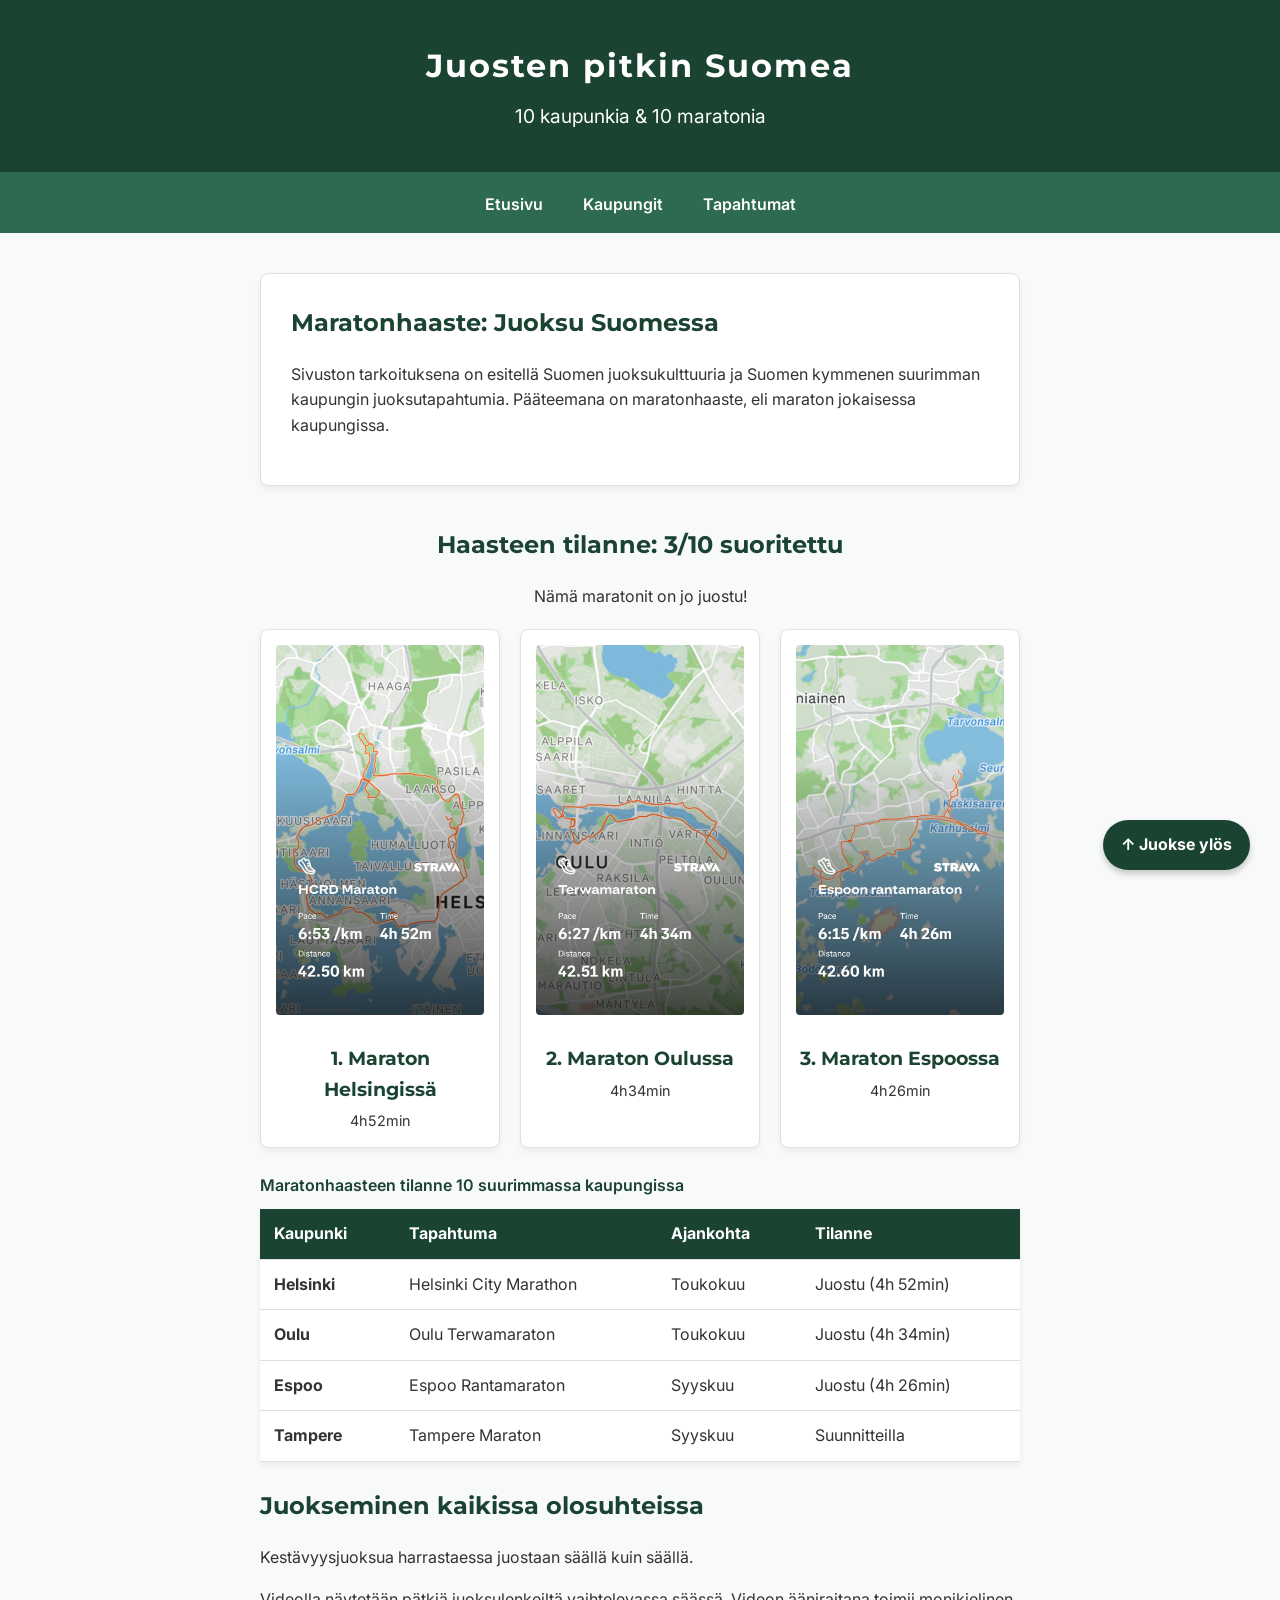
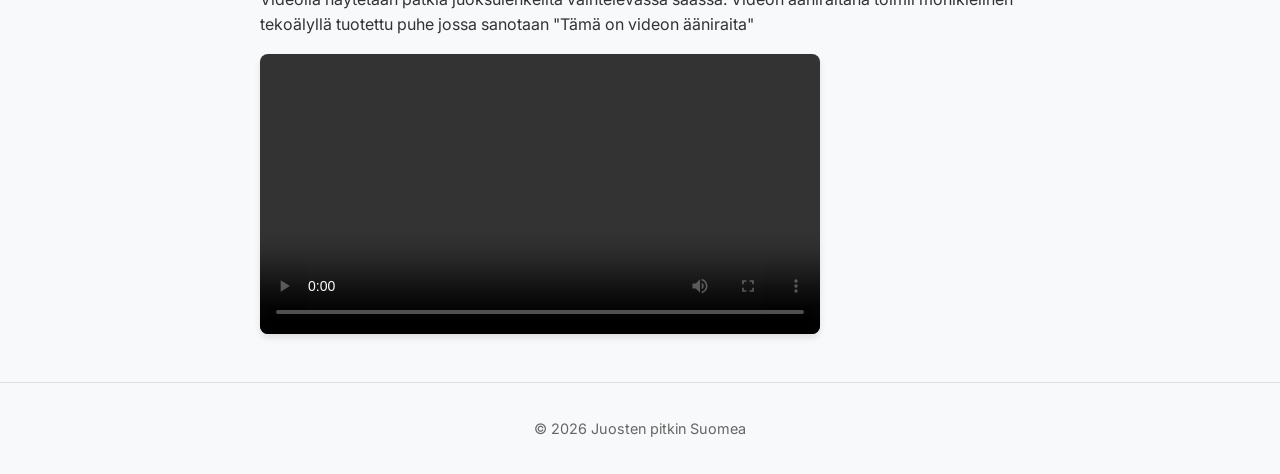
<file: index.html>
<!DOCTYPE html>
<html lang="fi">
<head>
    <meta charset="UTF-8">
    <meta name="viewport" content="width=device-width, initial-scale=1.0">
    <title>Juosten pitkin Suomea - suunnitelma</title>
    <!-- Google Fonts: Otsikoihin Montserrat, leipätekstiin Inter -->
    <link rel="preconnect" href="https://fonts.googleapis.com">
    <link rel="preconnect" href="https://fonts.gstatic.com" crossorigin>
    <link href="https://fonts.googleapis.com/css2?family=Inter:wght@400;600&family=Montserrat:wght@700&display=swap" rel="stylesheet">
    <!-- Ulkoinen CSS -->
    <link rel="stylesheet" href="css/style.css">
    <link rel="icon" href="data:image/svg+xml,%3Csvg%20xmlns='http://www.w3.org/2000/svg'%20viewBox='0%200%20100%20100'%3E%3Ctext%20y='.9em'%20font-size='90'%3E%F0%9F%8F%83%E2%80%8D%E2%99%80%EF%B8%8F%3C/text%3E%3C/svg%3E">
</head>
<body>
    
    <header>
    <h1>Juosten pitkin Suomea</h1>
    
    <p>10 kaupunkia & 10 maratonia</p>
    </header>

    <nav>
        <ul>
            <li><a href="index.html">Etusivu</a></li>
            <li><a href="kaupungit.html">Kaupungit</a></li>
            <li><a href="tapahtumat.html">Tapahtumat</a></li>
        </ul>
    </nav>

    <main>
        <section class="sisalto-kortti">
            <h2>Maratonhaaste: Juoksu Suomessa</h2>
            <p>Sivuston tarkoituksena on esitellä Suomen juoksukulttuuria ja Suomen kymmenen suurimman kaupungin juoksutapahtumia. Pääteemana on maratonhaaste, eli maraton jokaisessa kaupungissa.</p>
        </section>
        
        <section class="tilanne-osio">
            <h2>Haasteen tilanne: 3/10 suoritettu</h2>
            <p>Nämä maratonit on jo juostu!</p>

            <div class="strava-grid">
                <div class="strava-kortti">
                    <img src="images/hki.jpg" alt="Strava-kartta 1. maratonista Helsingissä" width="300" height="300">
                    <h3>1. Maraton Helsingissä</h3>
                    <p>4h52min</p>
                </div>
                
                <div class="strava-kortti">
                    <img src="images/terwa.jpg" alt="Strava-kartta 2. maratonista Oulussa" width="300" height="300">
                    <h3>2. Maraton Oulussa</h3>
                    <p>4h34min</p>
                </div>
                
                <div class="strava-kortti">
                    <img src="images/ranta.jpg" alt="Strava-kartta 3. maratonista Espoossa" width="300" height="300">
                    <h3>3. Maraton Espoossa</h3>
                    <p>4h26min</p>
                </div>
            </div>
        </section>

        <table class="haaste-taulukko">
    <caption>Maratonhaasteen tilanne 10 suurimmassa kaupungissa</caption>
    <thead>
        <tr>
            <th scope="col">Kaupunki</th>
            <th scope="col">Tapahtuma</th>
            <th scope="col">Ajankohta</th>
            <th scope="col">Tilanne</th>
        </tr>
    </thead>
    <tbody>
        <tr>
            <th scope="row">Helsinki</th>
            <td>Helsinki City Marathon</td>
            <td>Toukokuu</td>
            <td>Juostu (4h 52min)</td>
        </tr>
        <tr>
            <th scope="row">Oulu</th>
            <td>Oulu Terwamaraton</td>
            <td>Toukokuu</td>
            <td>Juostu (4h 34min)</td>
        </tr>
        <tr>
            <th scope="row">Espoo</th>
            <td>Espoo Rantamaraton</td>
            <td>Syyskuu</td>
            <td>Juostu (4h 26min)</td>
        </tr>
        <tr>
            <th scope="row">Tampere</th>
            <td>Tampere Maraton</td>
            <td>Syyskuu</td>
            <td>Suunnitteilla</td>
        </tr>
    </tbody>
</table>

        <section class="video-container">
    <h2>Juokseminen kaikissa olosuhteissa</h2>
    <p>Kestävyysjuoksua harrastaessa juostaan säällä kuin säällä.</p>
    <p class="kuvaus-teksti">Videolla näytetään pätkiä juoksulenkeiltä vaihtelevassa säässä. Videon ääniraitana toimii monikielinen tekoälyllä tuotettu puhe jossa sanotaan "Tämä on videon ääniraita"<div class=""></div>
    
    <video controls>
        <source src="images/juoksuvideo.mp4" type="video/mp4">
        Selaimesi ei tue videon toistoa.
    </video>
</section>
    </main>

    <a href="#" class="takaisin-ylos">&uarr; Juokse ylös</a>

    <footer>
        <p>© 2026 Juosten pitkin Suomea</p>
    </footer>
</body>
</html>
</file>
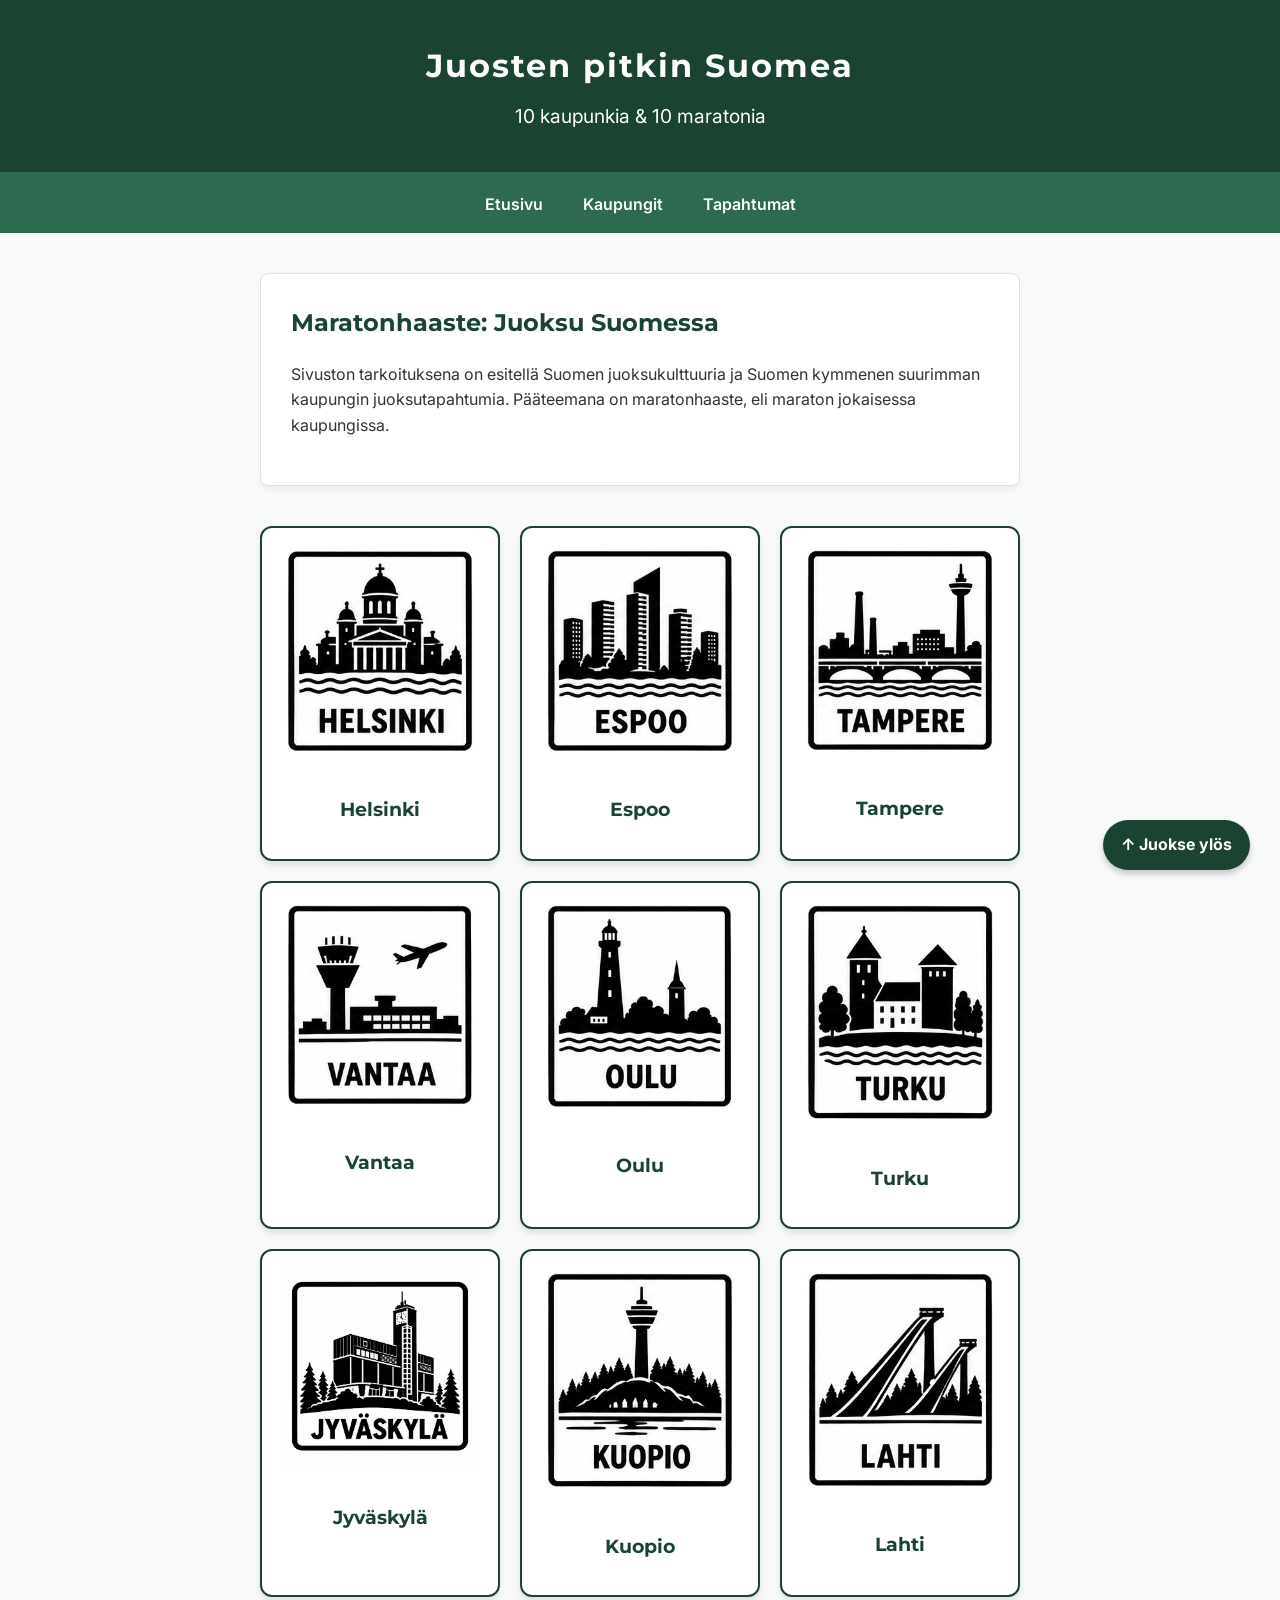
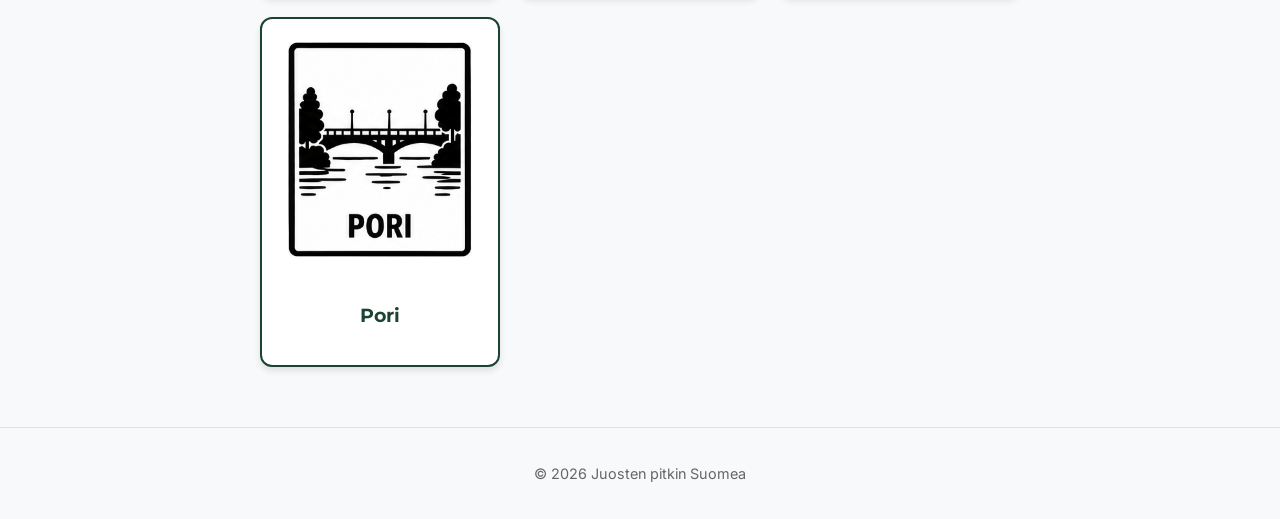
<file: kaupungit.html>
<!DOCTYPE html>
<html lang="fi">
<head>
    <meta charset="UTF-8">
    <meta name="viewport" content="width=device-width, initial-scale=1.0">
    <title>Juosten pitkin Suomea - suunnitelma</title>
    <!-- Google Fonts: Otsikoihin Montserrat, leipätekstiin Inter -->
    <link rel="preconnect" href="https://fonts.googleapis.com">
    <link rel="preconnect" href="https://fonts.gstatic.com" crossorigin>
    <link href="https://fonts.googleapis.com/css2?family=Inter:wght@400;600&family=Montserrat:wght@700&display=swap" rel="stylesheet">
    <!-- Ulkoinen CSS -->
    <link rel="stylesheet" href="css/style.css">
    <link rel="icon" href="data:image/svg+xml,%3Csvg%20xmlns='http://www.w3.org/2000/svg'%20viewBox='0%200%20100%20100'%3E%3Ctext%20y='.9em'%20font-size='90'%3E%F0%9F%8F%83%E2%80%8D%E2%99%80%EF%B8%8F%3C/text%3E%3C/svg%3E">
</head>
<body>
    
    <header>
    <h1>Juosten pitkin Suomea</h1>
    
    <p>10 kaupunkia & 10 maratonia</p>
    </header>

    <nav>
        <ul>
            <li><a href="index.html">Etusivu</a></li>
            <li><a href="kaupungit.html">Kaupungit</a></li>
            <li><a href="tapahtumat.html">Tapahtumat</a></li>
        </ul>
    </nav>

    <main>
        <section class="sisalto-kortti">
            <h2>Maratonhaaste: Juoksu Suomessa</h2>
            <p>Sivuston tarkoituksena on esitellä Suomen juoksukulttuuria ja 
        Suomen kymmenen suurimman kaupungin juoksutapahtumia. Pääteemana on maratonhaaste, eli maraton jokaisessa kaupungissa. </p>
        </section>

        <section class="kaupunki-grid">
    <a href="tapahtumat.html#helsinki" class="kaupunki-kortti">
        <img src="images/helsinki.png" alt="Helsingin siluetti" width="200" height="200">
        <h3>Helsinki</h3>
    </a>
    <a href="tapahtumat.html#espoo" class="kaupunki-kortti">
        <img src="images/espoo.png" alt="Espoon siluetti" width="200" height="200">
        <h3>Espoo</h3>
    </a>
    <a href="tapahtumat.html#tampere" class="kaupunki-kortti">
        <img src="images/tampere.png" alt="Tampereen siluetti" width="200" height="200">
        <h3>Tampere</h3>
    </a>
    <a href="tapahtumat.html#vantaa" class="kaupunki-kortti">
        <img src="images/vantaa.png" alt="Vantaan siluetti" width="200" height="200">
        <h3>Vantaa</h3>
    </a>
    <a href="tapahtumat.html#oulu" class="kaupunki-kortti">
        <img src="images/oulu.png" alt="Oulun siluetti" width="200" height="200">
        <h3>Oulu</h3>
    </a>
    <a href="tapahtumat.html#turku" class="kaupunki-kortti">
        <img src="images/turku.png" alt="Turun siluetti" width="200" height="200">
        <h3>Turku</h3>
    </a>
    <a href="tapahtumat.html#jyvaskyla" class="kaupunki-kortti">
        <img src="images/jyvaskyla.png" alt="Jyväskylän siluetti" width="200" height="200">
        <h3>Jyväskylä</h3>
    </a>
    <a href="tapahtumat.html#kuopio" class="kaupunki-kortti">
        <img src="images/kuopio.png" alt="Kuopion siluetti" width="200" height="200">
        <h3>Kuopio</h3>
    </a>
    <a href="tapahtumat.html#lahti" class="kaupunki-kortti">
        <img src="images/lahti.png" alt="Lahden siluetti" width="200" height="200">
        <h3>Lahti</h3>
    </a>
    <a href="tapahtumat.html#pori" class="kaupunki-kortti">
        <img src="images/pori.png" alt="Porin siluetti" width="200" height="200">
        <h3>Pori</h3>
    </a>

</section>

    </main>
    <a href="#" class="takaisin-ylos">&uarr; Juokse ylös</a>

    <footer>
        <p>© 2026 Juosten pitkin Suomea</p>
    </footer>
</body>
</html>
</file>
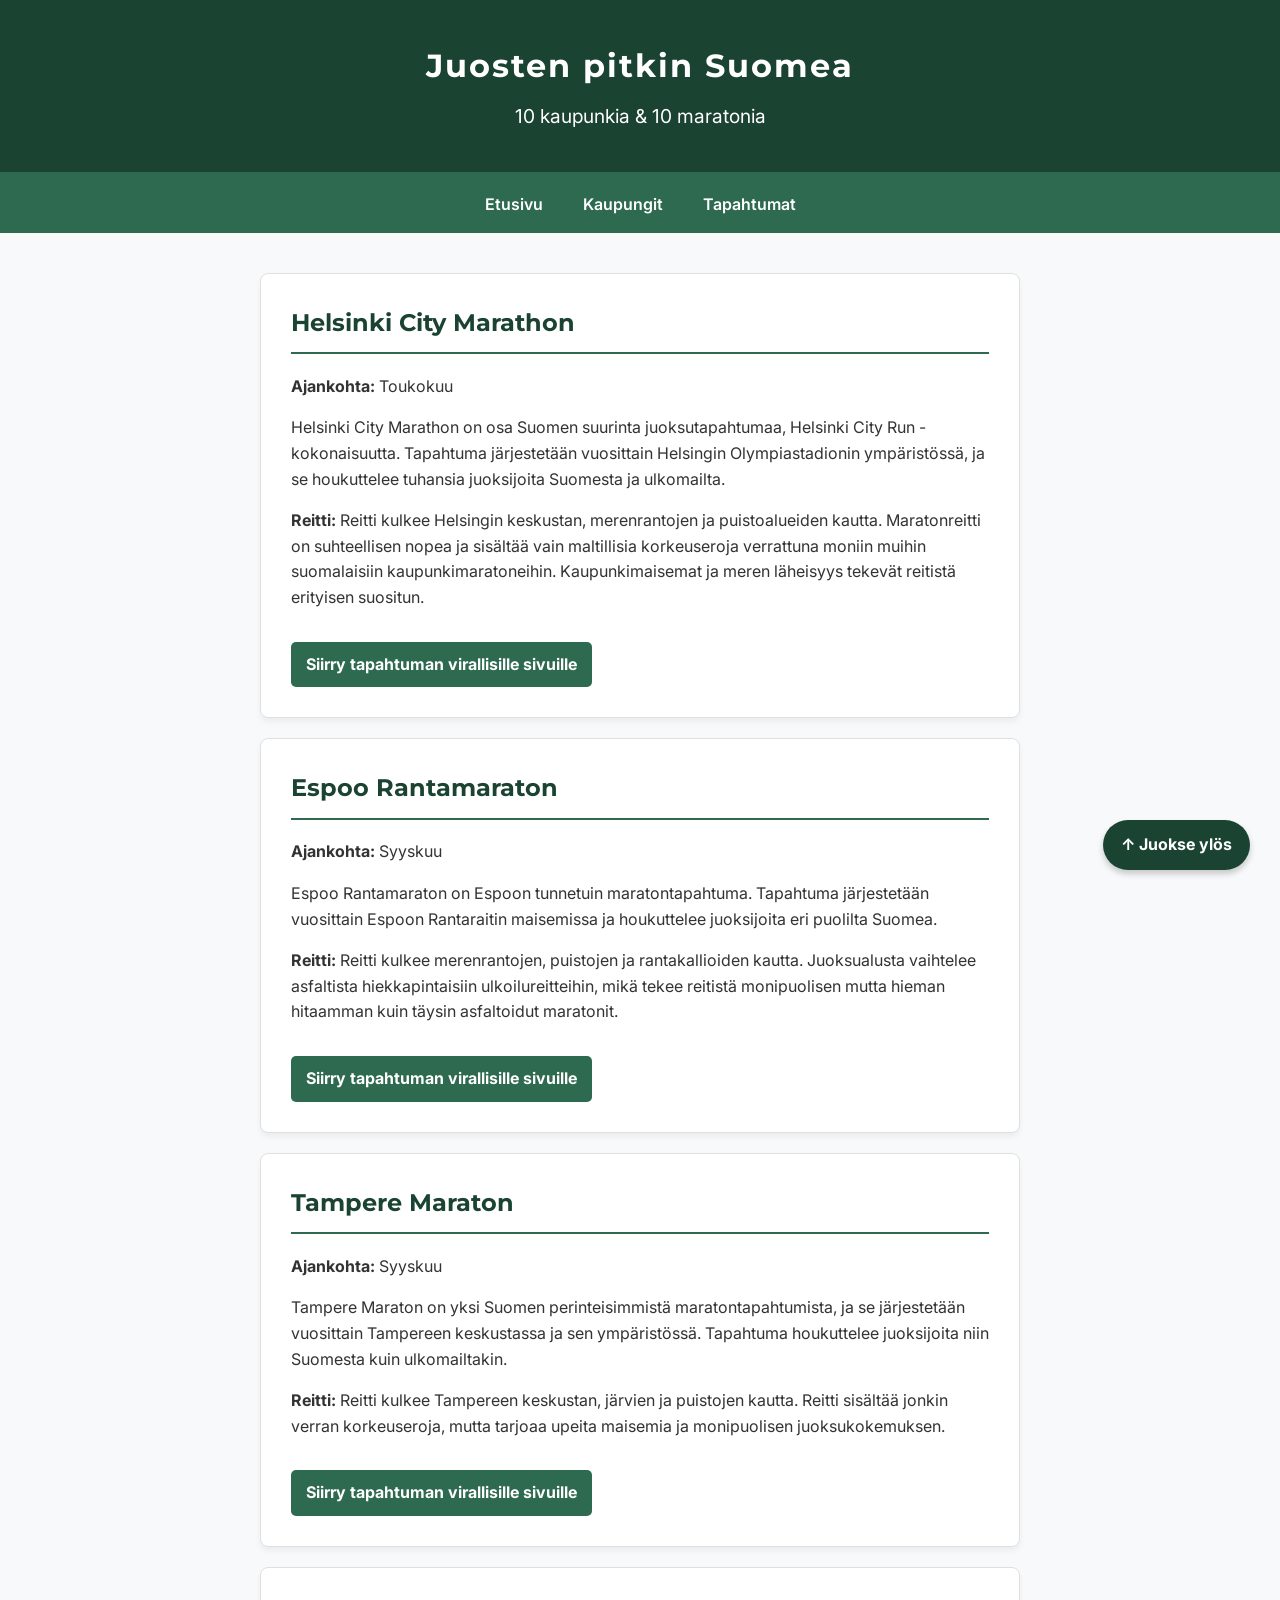
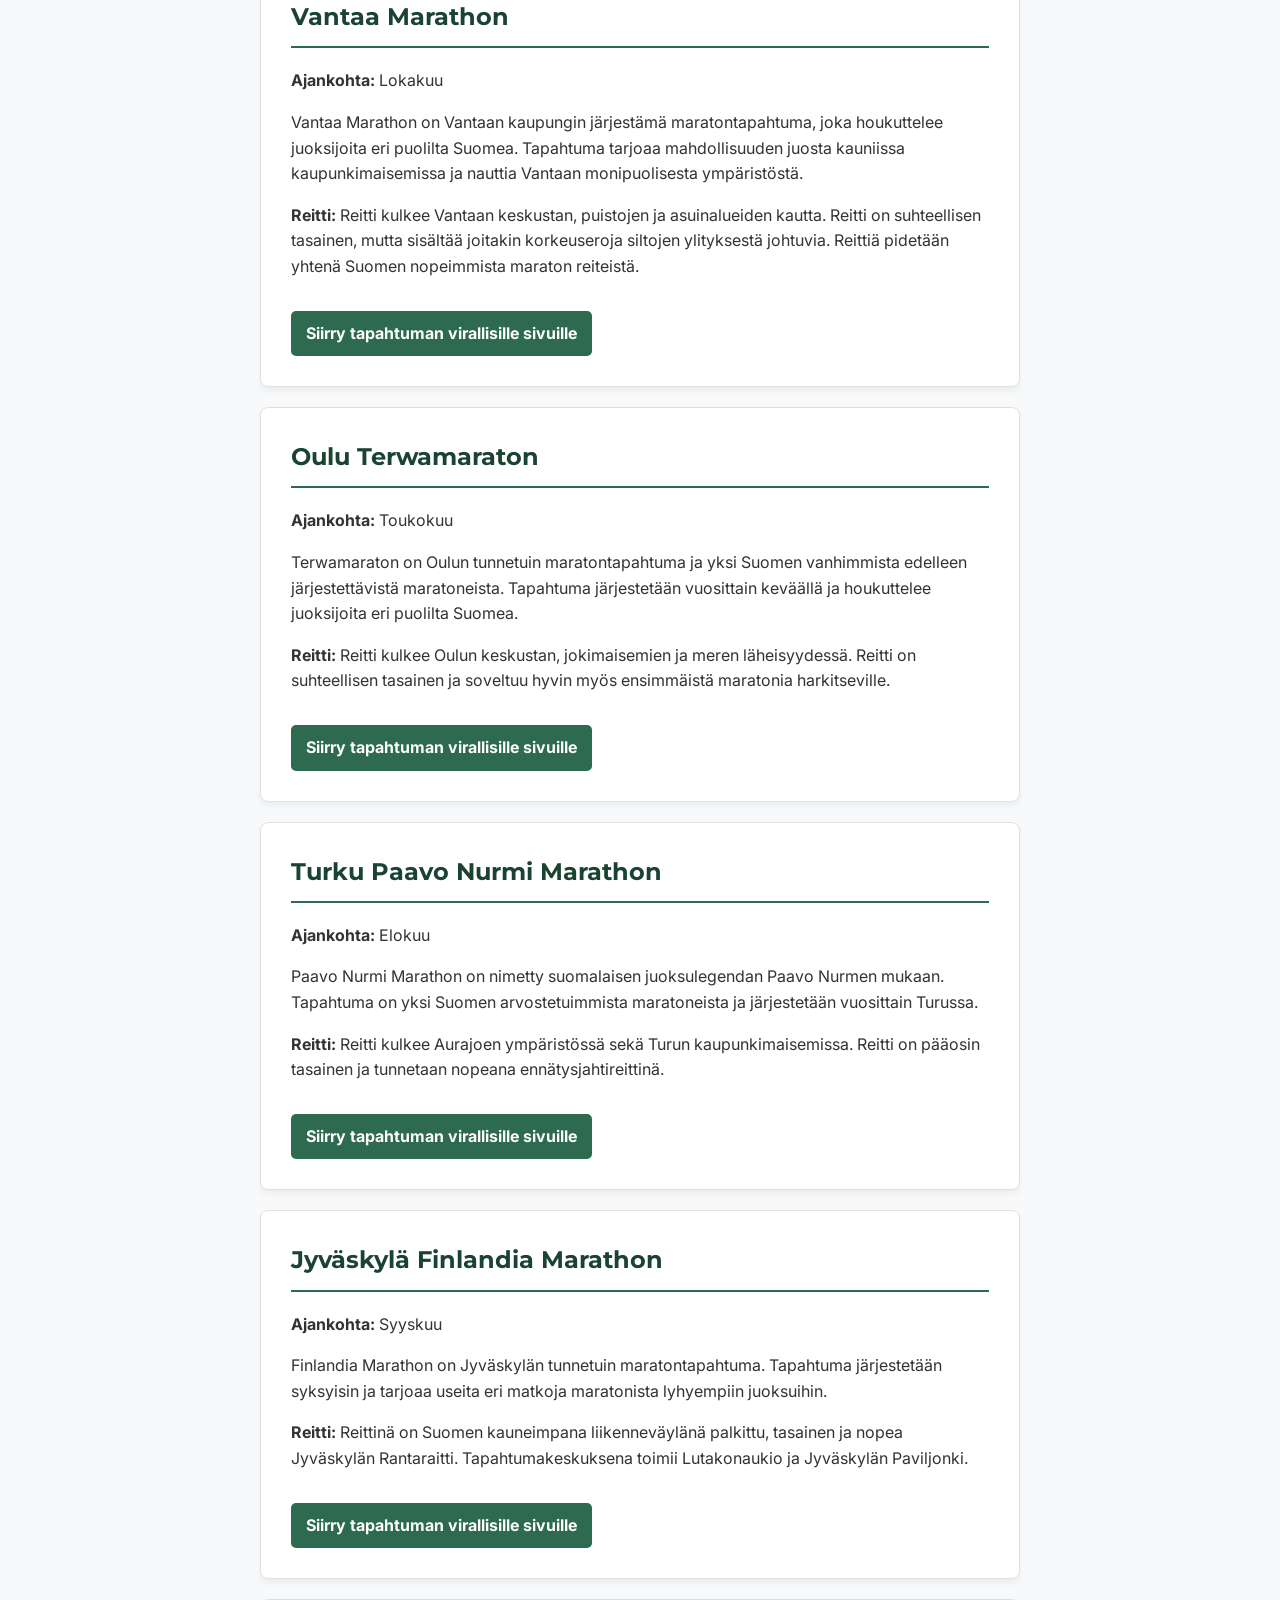
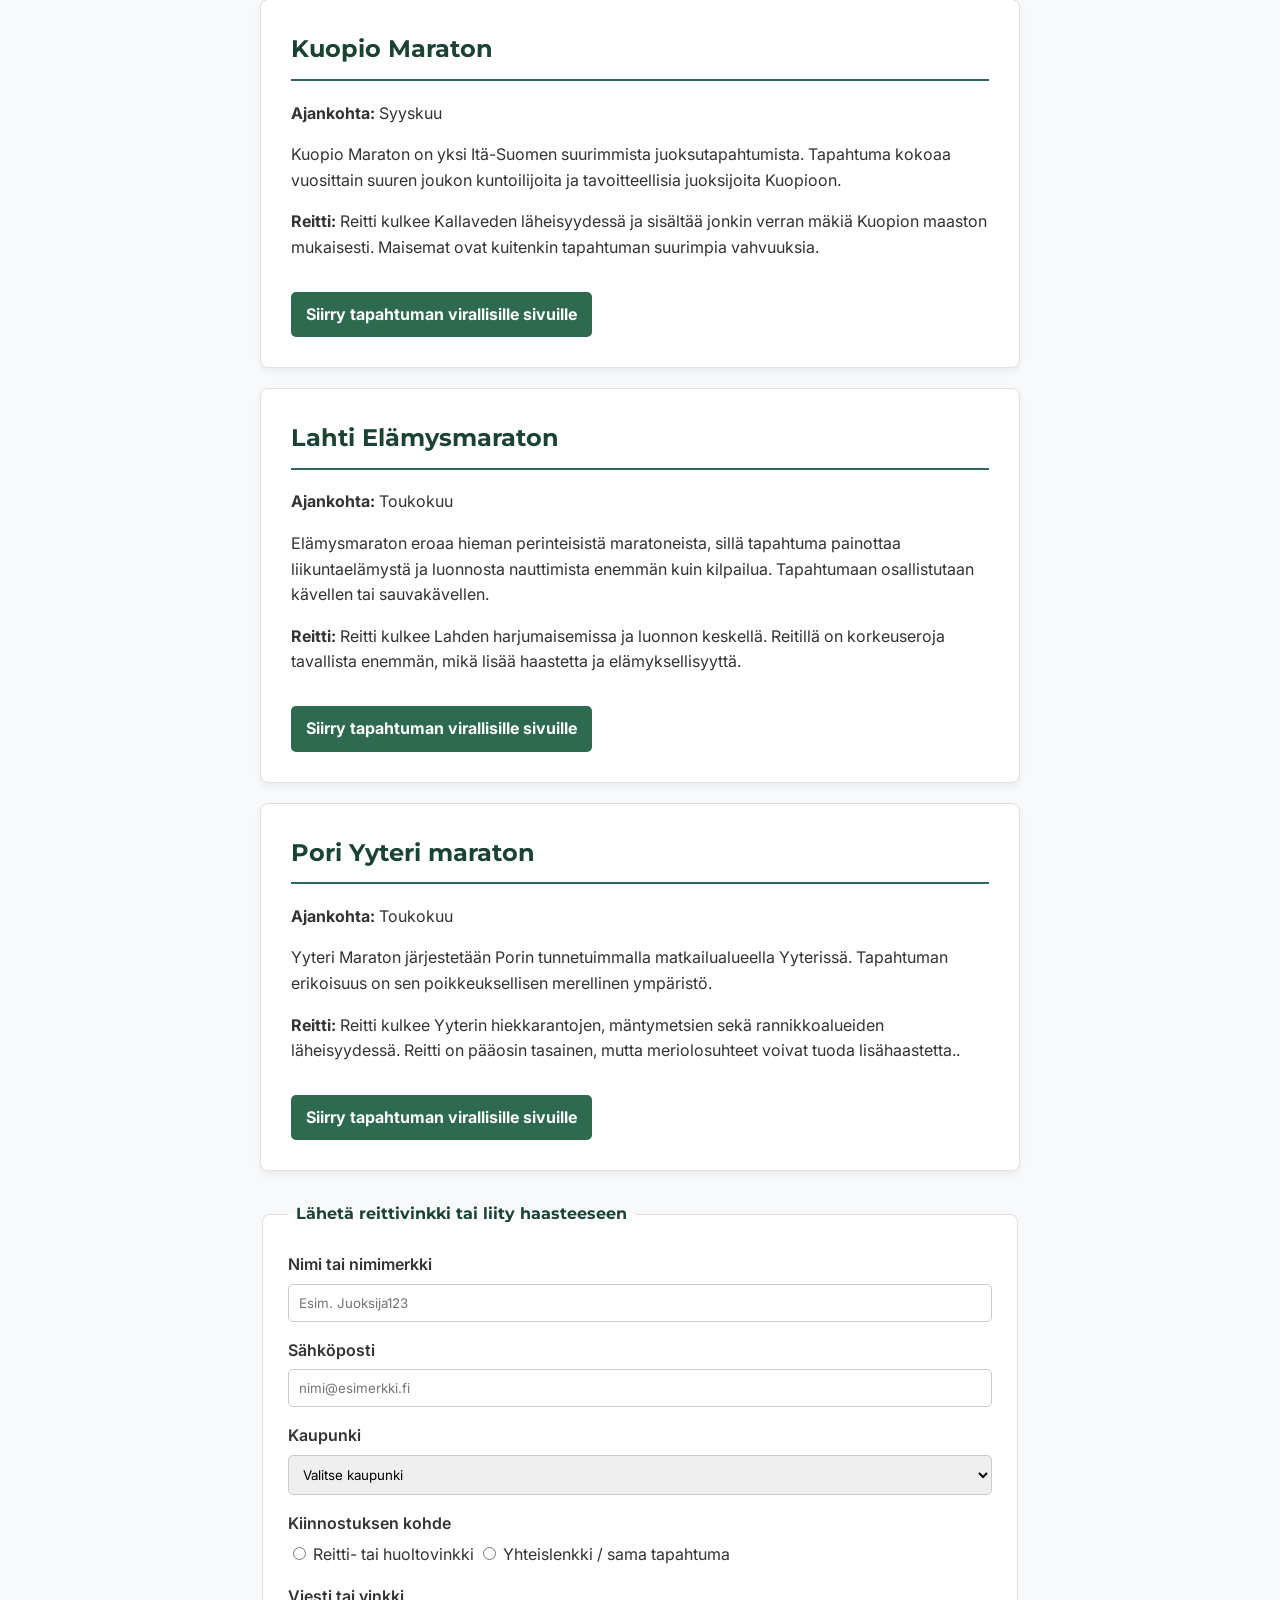
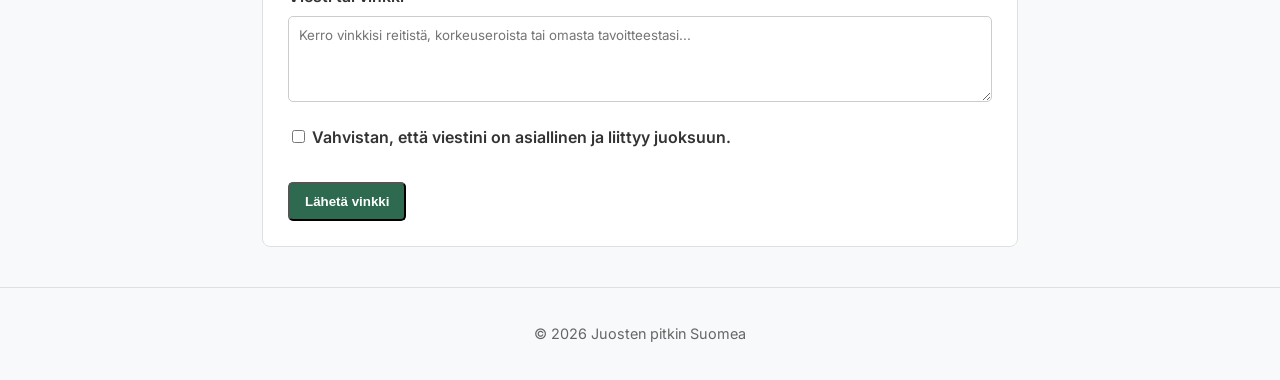
<file: tapahtumat.html>
<!DOCTYPE html>
<html lang="fi">
<head>
    <meta charset="UTF-8">
    <meta name="viewport" content="width=device-width, initial-scale=1.0">
    <title>Juosten pitkin Suomea - suunnitelma</title>
    <!-- Google Fonts: Otsikoihin Montserrat, leipätekstiin Inter -->
    <link rel="preconnect" href="https://fonts.googleapis.com">
    <link rel="preconnect" href="https://fonts.gstatic.com" crossorigin>
    <link href="https://fonts.googleapis.com/css2?family=Inter:wght@400;600&family=Montserrat:wght@700&display=swap" rel="stylesheet">
    <!-- Ulkoinen CSS -->
    <link rel="stylesheet" href="css/style.css">
    <link rel="icon" href="data:image/svg+xml,%3Csvg%20xmlns='http://www.w3.org/2000/svg'%20viewBox='0%200%20100%20100'%3E%3Ctext%20y='.9em'%20font-size='90'%3E%F0%9F%8F%83%E2%80%8D%E2%99%80%EF%B8%8F%3C/text%3E%3C/svg%3E">
</head>
<body>
    
    <header>
    <h1>Juosten pitkin Suomea</h1>
    
    <p>10 kaupunkia & 10 maratonia</p>
    </header>

    <nav>
        <ul>
            <li><a href="index.html">Etusivu</a></li>
            <li><a href="kaupungit.html">Kaupungit</a></li>
            <li><a href="tapahtumat.html">Tapahtumat</a></li>
        </ul>
    </nav>

    <main>
<section id="helsinki" class="tapahtuma-kortti">
    <h2>Helsinki City Marathon</h2>
    <p><strong>Ajankohta:</strong> Toukokuu</p>
    <p>Helsinki City Marathon on osa Suomen suurinta juoksutapahtumaa, Helsinki City Run -kokonaisuutta. Tapahtuma järjestetään vuosittain Helsingin Olympiastadionin ympäristössä, ja se houkuttelee tuhansia juoksijoita Suomesta ja ulkomailta.</p>
    <p><strong>Reitti:</strong> Reitti kulkee Helsingin keskustan, merenrantojen ja puistoalueiden kautta. 
        Maratonreitti on suhteellisen nopea ja sisältää vain maltillisia korkeuseroja verrattuna moniin muihin suomalaisiin kaupunkimaratoneihin. 
        Kaupunkimaisemat ja meren läheisyys tekevät reitistä erityisen suositun.</p>
    
    <a href="https://helsinkicityrunningday.fi/" target="_blank" class="nappi-linkki">Siirry tapahtuman virallisille sivuille</a>
</section>

<section id="espoo" class="tapahtuma-kortti">
    <h2>Espoo Rantamaraton</h2>
    <p><strong>Ajankohta:</strong> Syyskuu</p>
    <p>Espoo Rantamaraton on Espoon tunnetuin maratontapahtuma. Tapahtuma järjestetään vuosittain Espoon Rantaraitin maisemissa ja houkuttelee juoksijoita eri puolilta Suomea.</p>
    <p><strong>Reitti:</strong> Reitti kulkee merenrantojen, puistojen ja rantakallioiden kautta. Juoksualusta vaihtelee asfaltista hiekkapintaisiin ulkoilureitteihin, mikä tekee reitistä monipuolisen mutta hieman hitaamman kuin täysin asfaltoidut maratonit.</p>

    <a href="https://www.rantamaraton.fi/" target="_blank" class="nappi-linkki">Siirry tapahtuman virallisille sivuille</a>
</section>

<section id="tampere" class="tapahtuma-kortti">
    <h2>Tampere Maraton</h2>
    <p><strong>Ajankohta:</strong> Syyskuu</p>
    <p>Tampere Maraton on yksi Suomen perinteisimmistä maratontapahtumista, ja se järjestetään vuosittain Tampereen keskustassa ja sen ympäristössä. Tapahtuma houkuttelee juoksijoita niin Suomesta kuin ulkomailtakin.</p>
    <p><strong>Reitti:</strong> Reitti kulkee Tampereen keskustan, järvien ja puistojen kautta. Reitti sisältää jonkin verran korkeuseroja, mutta tarjoaa upeita maisemia ja monipuolisen juoksukokemuksen.</p>

    <a href="https://www.tampereenmaratonklubi.com/tamperemaraton/" target="_blank" class="nappi-linkki">Siirry tapahtuman virallisille sivuille</a>
</section>

<section id="vantaa" class="tapahtuma-kortti">
    <h2>Vantaa Marathon</h2>
    <p><strong>Ajankohta:</strong> Lokakuu</p>
    <p>Vantaa Marathon on Vantaan kaupungin järjestämä maratontapahtuma, joka houkuttelee juoksijoita eri puolilta Suomea. Tapahtuma tarjoaa mahdollisuuden juosta kauniissa kaupunkimaisemissa ja nauttia Vantaan monipuolisesta ympäristöstä.</p>
    <p><strong>Reitti:</strong> Reitti kulkee Vantaan keskustan, puistojen ja asuinalueiden kautta. Reitti on suhteellisen tasainen, mutta sisältää joitakin korkeuseroja siltojen ylityksestä johtuvia.
    Reittiä pidetään yhtenä Suomen nopeimmista maraton reiteistä.</p>

    <a href="https://www.vantaamarathon.fi/" target="_blank" class="nappi-linkki">Siirry tapahtuman virallisille sivuille</a>
</section>

<section id="oulu" class="tapahtuma-kortti">
    <h2>Oulu Terwamaraton</h2>
    <p><strong>Ajankohta:</strong> Toukokuu</p>
    <p>Terwamaraton on Oulun tunnetuin maratontapahtuma ja yksi Suomen vanhimmista edelleen järjestettävistä maratoneista. Tapahtuma järjestetään vuosittain keväällä ja houkuttelee juoksijoita eri puolilta Suomea.</p>
    <p><strong>Reitti:</strong> Reitti kulkee Oulun keskustan, jokimaisemien ja meren läheisyydessä. Reitti on suhteellisen tasainen ja soveltuu hyvin myös ensimmäistä maratonia harkitseville.</p>

    <a href="https://www.terwamaraton.fi/" target="_blank" class="nappi-linkki">Siirry tapahtuman virallisille sivuille</a>
</section>

<section id="turku" class="tapahtuma-kortti">
    <h2>Turku Paavo Nurmi Marathon</h2>
    <p><strong>Ajankohta:</strong> Elokuu</p>
    <p>Paavo Nurmi Marathon on nimetty suomalaisen juoksulegendan Paavo Nurmen mukaan. Tapahtuma on yksi Suomen arvostetuimmista maratoneista ja järjestetään vuosittain Turussa.</p>
    <p><strong>Reitti:</strong> Reitti kulkee Aurajoen ympäristössä sekä Turun kaupunkimaisemissa. Reitti on pääosin tasainen ja tunnetaan nopeana ennätysjahtireittinä.</p>

    <a href="https://juoksuaika.fi/paavo-nurmi-marathon/" target="_blank" class="nappi-linkki">Siirry tapahtuman virallisille sivuille</a>
</section>

<section id="jyvaskyla" class="tapahtuma-kortti">
    <h2>Jyväskylä Finlandia Marathon</h2>
    <p><strong>Ajankohta:</strong> Syyskuu</p>
    <p>Finlandia Marathon on Jyväskylän tunnetuin maratontapahtuma. Tapahtuma järjestetään syksyisin ja tarjoaa useita eri matkoja maratonista lyhyempiin juoksuihin.</p>
    <p><strong>Reitti:</strong> Reittinä on Suomen kauneimpana liikenneväylänä palkittu, tasainen ja nopea Jyväskylän Rantaraitti. Tapahtumakeskuksena toimii Lutakonaukio ja Jyväskylän Paviljonki.</p>

    <a href="https://finlandiamarathon.fi/" target="_blank" class="nappi-linkki">Siirry tapahtuman virallisille sivuille</a>
</section>

<section id="kuopio" class="tapahtuma-kortti">
    <h2>Kuopio Maraton</h2>
    <p><strong>Ajankohta:</strong> Syyskuu</p>
    <p>Kuopio Maraton on yksi Itä-Suomen suurimmista juoksutapahtumista. Tapahtuma kokoaa vuosittain suuren joukon kuntoilijoita ja tavoitteellisia juoksijoita Kuopioon.</p>
    <p><strong>Reitti:</strong> Reitti kulkee Kallaveden läheisyydessä ja sisältää jonkin verran mäkiä Kuopion maaston mukaisesti. Maisemat ovat kuitenkin tapahtuman suurimpia vahvuuksia.</p>

    <a href="https://www.kuopiomaraton.com/" target="_blank" class="nappi-linkki">Siirry tapahtuman virallisille sivuille</a>
</section>

<section id="lahti" class="tapahtuma-kortti">
    <h2>Lahti Elämysmaraton</h2>
    <p><strong>Ajankohta:</strong> Toukokuu</p>
    <p>Elämysmaraton eroaa hieman perinteisistä maratoneista, sillä tapahtuma painottaa liikuntaelämystä ja luonnosta nauttimista enemmän kuin kilpailua. Tapahtumaan osallistutaan kävellen tai sauvakävellen.</p>
    <p><strong>Reitti:</strong> Reitti kulkee Lahden harjumaisemissa ja luonnon keskellä. Reitillä on korkeuseroja tavallista enemmän, mikä lisää haastetta ja elämyksellisyyttä.</p>

    <a href="https://pace.sport/events/elamysmaraton" target="_blank" class="nappi-linkki">Siirry tapahtuman virallisille sivuille</a>
</section>

<section id="pori" class="tapahtuma-kortti">
    <h2>Pori Yyteri maraton</h2>
    <p><strong>Ajankohta:</strong> Toukokuu</p>
    <p>Yyteri Maraton järjestetään Porin tunnetuimmalla matkailualueella Yyterissä. Tapahtuman erikoisuus on sen poikkeuksellisen merellinen ympäristö.</p>
    <p><strong>Reitti:</strong> Reitti kulkee Yyterin hiekkarantojen, mäntymetsien sekä rannikkoalueiden läheisyydessä. Reitti on pääosin tasainen, mutta meriolosuhteet voivat tuoda lisähaastetta..</p>

    <a href="https://www.porinkuntoilijat.fi/yyterimaraton" target="_blank" class="nappi-linkki">Siirry tapahtuman virallisille sivuille</a>
</section>

<form class="vinkki-lomake" action="#" method="post">
    <fieldset>
        <legend>Lähetä reittivinkki tai liity haasteeseen</legend>

        <div class="lomake-rivi">
            <label for="juoksijan-nimi">Nimi tai nimimerkki</label>
            <input type="text" id="juoksijan-nimi" name="juoksijan_nimi" required minlength="2" placeholder="Esim. Juoksija123">
        </div>

        <div class="lomake-rivi">
            <label for="juoksijan-sposti">Sähköposti</label>
            <input type="email" id="juoksijan-sposti" name="juoksijan_sposti" required placeholder="nimi@esimerkki.fi">
        </div>

        <div class="lomake-rivi">
            <label for="kohdekaupunki">Kaupunki</label>
            <select id="kohdekaupunki" name="kohdekaupunki" required>
                <option value="">Valitse kaupunki</option>
                <option value="helsinki">Helsinki</option>
                <option value="espoo">Espoo</option>
                <option value="tampere">Tampere</option>
                <option value="vantaa">Vantaa</option>
                <option value="oulu">Oulu</option>
                <option value="turku">Turku</option>
                <option value="jyvaskyla">Jyväskylä</option>
                <option value="kuopio">Kuopio</option>
                <option value="lahti">Lahti</option>
                <option value="pori">Pori</option>
            </select>
        </div>

        <div class="lomake-rivi">
            <span class="lomake-otsikko">Kiinnostuksen kohde</span>
            <label>
                <input type="radio" name="kiinnostus" value="reittivinkki" required>
                Reitti- tai huoltovinkki
            </label>
            <label>
                <input type="radio" name="kiinnostus" value="yhteislenkki">
                Yhteislenkki / sama tapahtuma
            </label>
        </div>

        <div class="lomake-rivi">
            <label for="viesti-sisalto">Viesti tai vinkki</label>
            <textarea id="viesti-sisalto" name="viesti_sisalto" rows="4" required minlength="10" placeholder="Kerro vinkkisi reitistä, korkeuseroista tai omasta tavoitteestasi..."></textarea>
        </div>

        <div class="lomake-rivi">
            <label>
                <input type="checkbox" name="vahvistus" required>
                Vahvistan, että viestini on asiallinen ja liittyy juoksuun.
            </label>
        </div>

        <button type="submit" class="nappi-linkki">Lähetä vinkki</button>
    </fieldset>
</form>
</main>
<a href="#" class="takaisin-ylos">&uarr; Juokse ylös</a>
    <footer>
        <p>© 2026 Juosten pitkin Suomea</p>
    </footer>
</body>
</html>
</file>
<file: css/style.css>
/* CSS-muuttujat väreille (Yhtenäinen värimaailma kaikilla sivuilla) */
:root {
    --paavari: #1B4332; /* Tummanvihreä, metsä */
    --taustavari: #F8F9FA; /* Hyvin vaalea harmaa */
    --tekstivari: #333333; /* Tummanharmaa, luettavampi kuin musta */
    --korostusvari: #2D6A4F; /* Vähä vaaleampi vihreä korostuksiin */
    --kortin-tausta: #FFFFFF; /* Valkoinen sisällölle */
}

/* Perusasetukset ja fontit */
* {
    box-sizing: border-box;
}

body {
    background-color: var(--taustavari);
    color: var(--tekstivari);
    font-family: 'Inter', sans-serif;
    line-height: 1.6; /* Riittävä riviväli luettavuuteen (ainakin mun hajataitolle)*/
    margin: 0;
    padding: 0;
}

h1, h2, h3 {
    font-family: 'Montserrat', sans-serif;
    color: var(--paavari);
}

/* Yläosa*/
header {
    background-color: var(--paavari);
    color: #FFFFFF;
    text-align: center;
    padding: 40px 20px;
    border-bottom: 5px solid var(--korostusvari);
}

header h1 {
    color: #FFFFFF;
    margin: 0 0 10px 0;
    letter-spacing: 2px;
}

header p {
    margin: 0;
    font-size: 1.2rem;
}

/* Navigaatio */
nav {
    background-color: var(--korostusvari);
    padding: 15px 0;
}

nav ul {
    list-style: none; /* en halua palloja */
    margin: 0;
    padding: 0;
    display: flex;
    justify-content: center;
    gap: 20px;
}

nav a {
    color: #FFFFFF;
    text-decoration: none;
    font-weight: 600;
    padding: 5px 10px;
}

nav a:hover {
    background-color: rgba(255, 255, 255, 0.2);
    border-radius: 5px;
}

/* Pääsisältöalue */
main {
    max-width: 800px; 
    margin: 40px auto; 
    padding: 0 20px;
}

/* Sisältökortti */
.sisalto-kortti {
    background-color: var(--kortin-tausta);
    padding: 30px; /* Sisämarginaali */
    margin-bottom: 20px; /* Ulkomarginaali */
    border: 1px solid #E0E0E0; /* Reunukset */
    border-radius: 8px; /* Pyöristetyt kulmat */
    box-shadow: 0 4px 6px rgba(0,0,0,0.05); /* Varjo, niin ei näytä ysäriltä :D */
}

.sisalto-kortti h2 {
    margin-top: 0;
}

/* Alaosa */
footer {
    text-align: center;
    padding: 20px;
    font-size: 0.9rem;
    color: #666666;
    border-top: 1px solid #E0E0E0;
    margin-top: 40px;
}

/* Pääasiallinen layout-ratkaisu: GRID */
.kaupunki-grid {
    display: grid;
    /* Tämä rivi tekee gridistä responsiivisen, eli 
       se sovittaa vierekkäin niin monta vähintään 200px leveää korttia kuin mahtuu. */
    grid-template-columns: repeat(auto-fit, minmax(200px, 1fr));
    gap: 20px; /* Väli korttien välillä */
    padding: 20px 0;
}

/* Korttien tyylittely */
.kaupunki-kortti {
    background-color: var(--kortin-tausta);
    border: 2px solid var(--paavari);
    border-radius: 12px; /* Pyöristetyt kulmat */
    padding: 15px;
    text-align: center;
    text-decoration: none; /* Poistaa linkin alleviivauksen */
    color: var(--tekstivari);
    transition: transform 0.3s ease; /* Pehmeä animaatio */
    box-shadow: 0 4px 6px rgba(0,0,0,0.1);
}

/* Hover-efekti: Kortti nousee hieman, kun hiiri viedään päälle */
.kaupunki-kortti:hover {
    transform: translateY(-5px);
    box-shadow: 0 6px 12px rgba(0,0,0,0.15);
}

.kaupunki-kortti img {
    max-width: 100%;
    height: auto;
    margin-bottom: 10px;
}

/* Haasteen tilanne -osio (Etusivu) */
.strava-grid {
    display: grid;
    grid-template-columns: repeat(auto-fit, minmax(220px, 1fr));
    gap: 20px;
    margin-top: 20px;
}

.strava-kortti {
    background-color: var(--kortin-tausta);
    border: 1px solid #E0E0E0;
    border-radius: 8px;
    padding: 15px;
    text-align: center;
    box-shadow: 0 4px 6px rgba(0,0,0,0.05);
}

/* Varmistaa, että Strava-kuvat pysyy kortin sisällä */
.strava-kortti img {
    width: 100%;
    height: auto;
    border-radius: 4px;
    margin-bottom: 10px;
}

.strava-kortti h3 {
    margin: 10px 0 5px 0;
    color: var(--paavari);
    font-size: 1.2rem;
}

.strava-kortti p {
    margin: 0;
    font-size: 0.9rem;
    color: var(--tekstivari);
}

/* Tapahtumat-sivun yhtenäinen luokka korjattu*/
.tapahtuma-kortti {
    background-color: var(--kortin-tausta);
    padding: 30px;
    margin-bottom: 20px;
    border: 1px solid #E0E0E0;
    border-radius: 8px;
    box-shadow: 0 4px 6px rgba(0,0,0,0.05);
}

.tapahtuma-kortti h2 {
    margin-top: 0;
    border-bottom: 2px solid var(--korostusvari);
    padding-bottom: 10px;
}

/* Nappilinkki tapahtumasivulle */
.nappi-linkki {
    display: inline-block;
    background-color: var(--korostusvari);
    color: #ffffff;
    padding: 10px 15px;
    text-decoration: none;
    border-radius: 5px;
    margin-top: 15px;
    font-weight: bold;
}

.nappi-linkki:hover {
    background-color: var(--paavari);
}

/* Etusivun inline-CSS:n siirto tänne */
.tilanne-osio h2 {
    text-align: center;
    margin-top: 40px;
}

.tilanne-osio > p {
    text-align: center;
}

/* Video-osion tyylit */
.video-container video {
    width: 100%;
    max-width: 560px;
    height: auto;
    border-radius: 8px;
    box-shadow: 0 4px 6px rgba(0,0,0,0.1);
}

/* Juokse ylös nappi*/
.takaisin-ylos {
    position: fixed;
    bottom: 30px;
    right: 30px;
    background-color: var(--paavari);
    color: white;
    padding: 12px 18px;
    border-radius: 50px;
    text-decoration: none;
    font-weight: bold;
    box-shadow: 0 4px 6px rgba(0,0,0,0.2);
    transition: background-color 0.3s ease;
    z-index: 100;
}

.takaisin-ylos:hover {
    background-color: var(--korostusvari);
}

/* Haasteen tilanne -taulukko */
.haaste-taulukko {
    width: 100%;
    border-collapse: collapse;
    margin: 25px 0;
    background-color: var(--kortin-tausta);
    box-shadow: 0 4px 6px rgba(0, 0, 0, 0.05);
}

.haaste-taulukko caption {
    caption-side: top;
    text-align: left;
    font-weight: 600;
    margin-bottom: 10px;
    color: var(--paavari);
}

.haaste-taulukko th,
.haaste-taulukko td {
    padding: 12px 14px;
    text-align: left;
    vertical-align: top;
    border-bottom: 1px solid #E0E0E0;
}

.haaste-taulukko thead th {
    background-color: var(--paavari);
    color: #FFFFFF;
}

/* Lomake-osion tyylit */
.vinkki-lomake fieldset {
    background-color: var(--kortin-tausta);
    border: 1px solid #E0E0E0;
    border-radius: 8px;
    padding: 25px;
    margin-top: 30px;
}

.vinkki-lomake legend {
    font-family: 'Montserrat', sans-serif;
    font-weight: 700;
    color: var(--paavari);
    padding: 0 8px;
}

.lomake-rivi {
    margin-bottom: 16px;
}

.lomake-rivi > label:first-child,
.lomake-otsikko {
    display: block;
    font-weight: 600;
    margin-bottom: 6px;
}

.vinkki-lomake input[type="text"],
.vinkki-lomake input[type="email"],
.vinkki-lomake select,
.vinkki-lomake textarea {
    width: 100%;
    padding: 10px;
    border: 1px solid #CCCCCC;
    border-radius: 5px;
    font-family: 'Inter', sans-serif;
}

.vinkki-lomake input:valid,
.vinkki-lomake select:valid,
.vinkki-lomake textarea:valid {
    border-color: var(--korostusvari);
}
/* Tablettinäkymä */
@media (max-width: 900px) {
    main {
        padding: 0 16px;
        margin: 24px auto;
    }

    .takaisin-ylos {
        bottom: 16px;
        right: 16px;
        padding: 10px 14px;
    }
}

/* Mobiilinäkymä */
@media (max-width: 600px) {
    header {
        padding: 28px 15px;
    }

    header h1 {
        font-size: 1.6rem;
    }

    nav ul {
        flex-wrap: wrap;
        gap: 10px;
    }

    .sisalto-kortti,
    .tapahtuma-kortti,
    .vinkki-lomake fieldset {
        padding: 18px;
    }

    .haaste-taulukko th,
    .haaste-taulukko td {
        padding: 8px 10px;
        font-size: 0.9rem;
    }
}
</file>
